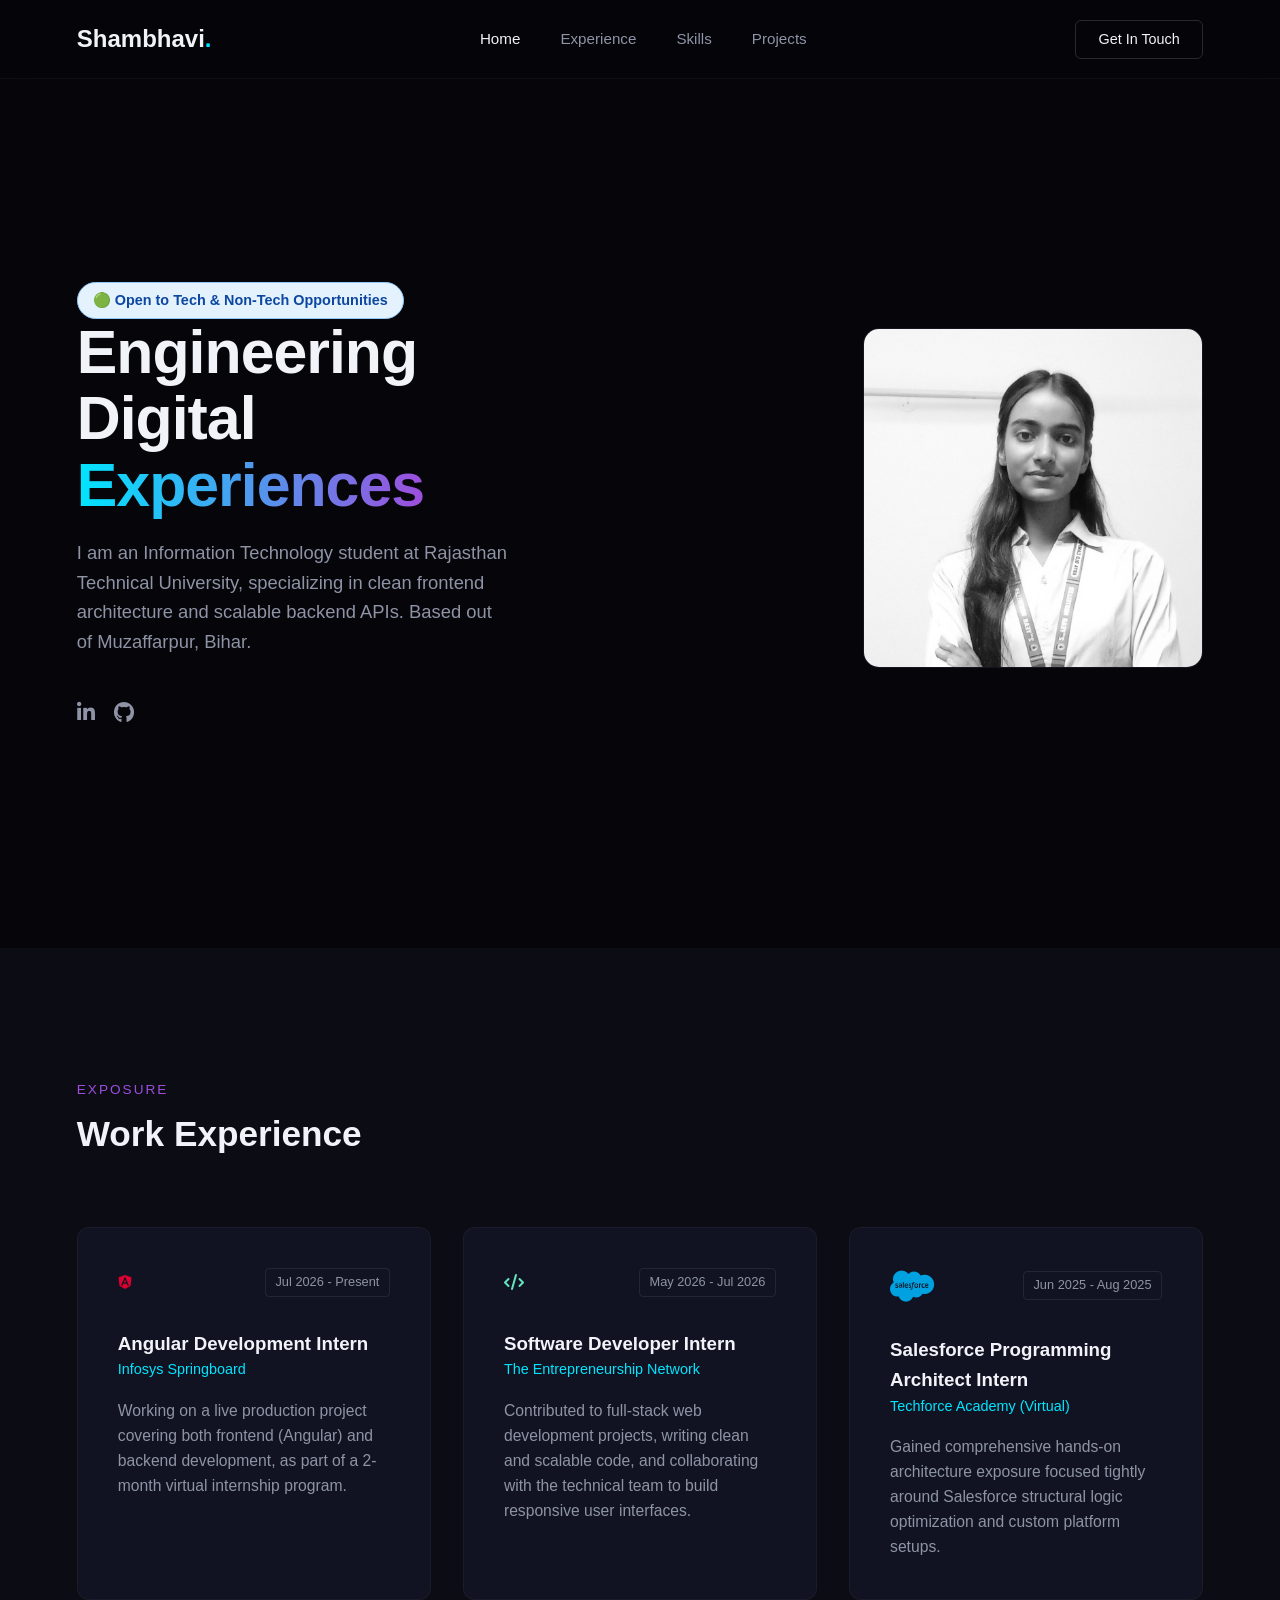
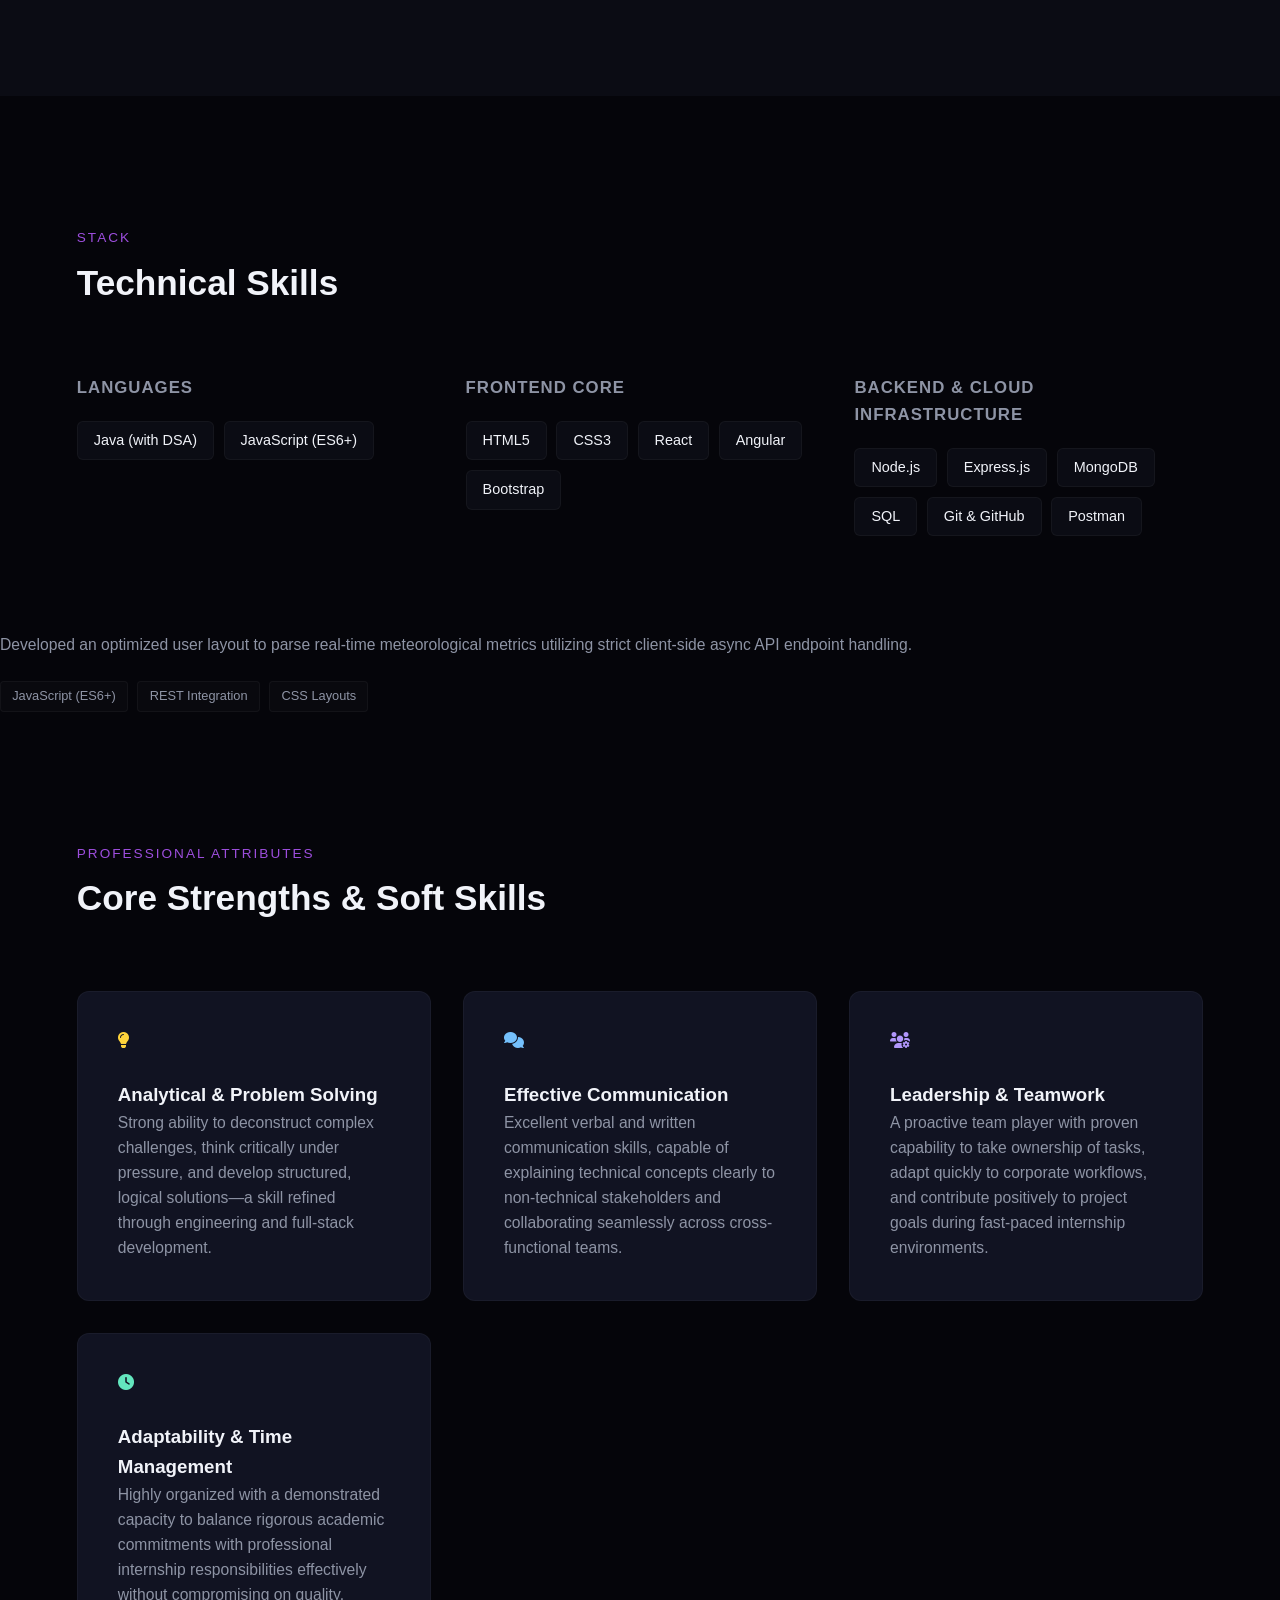
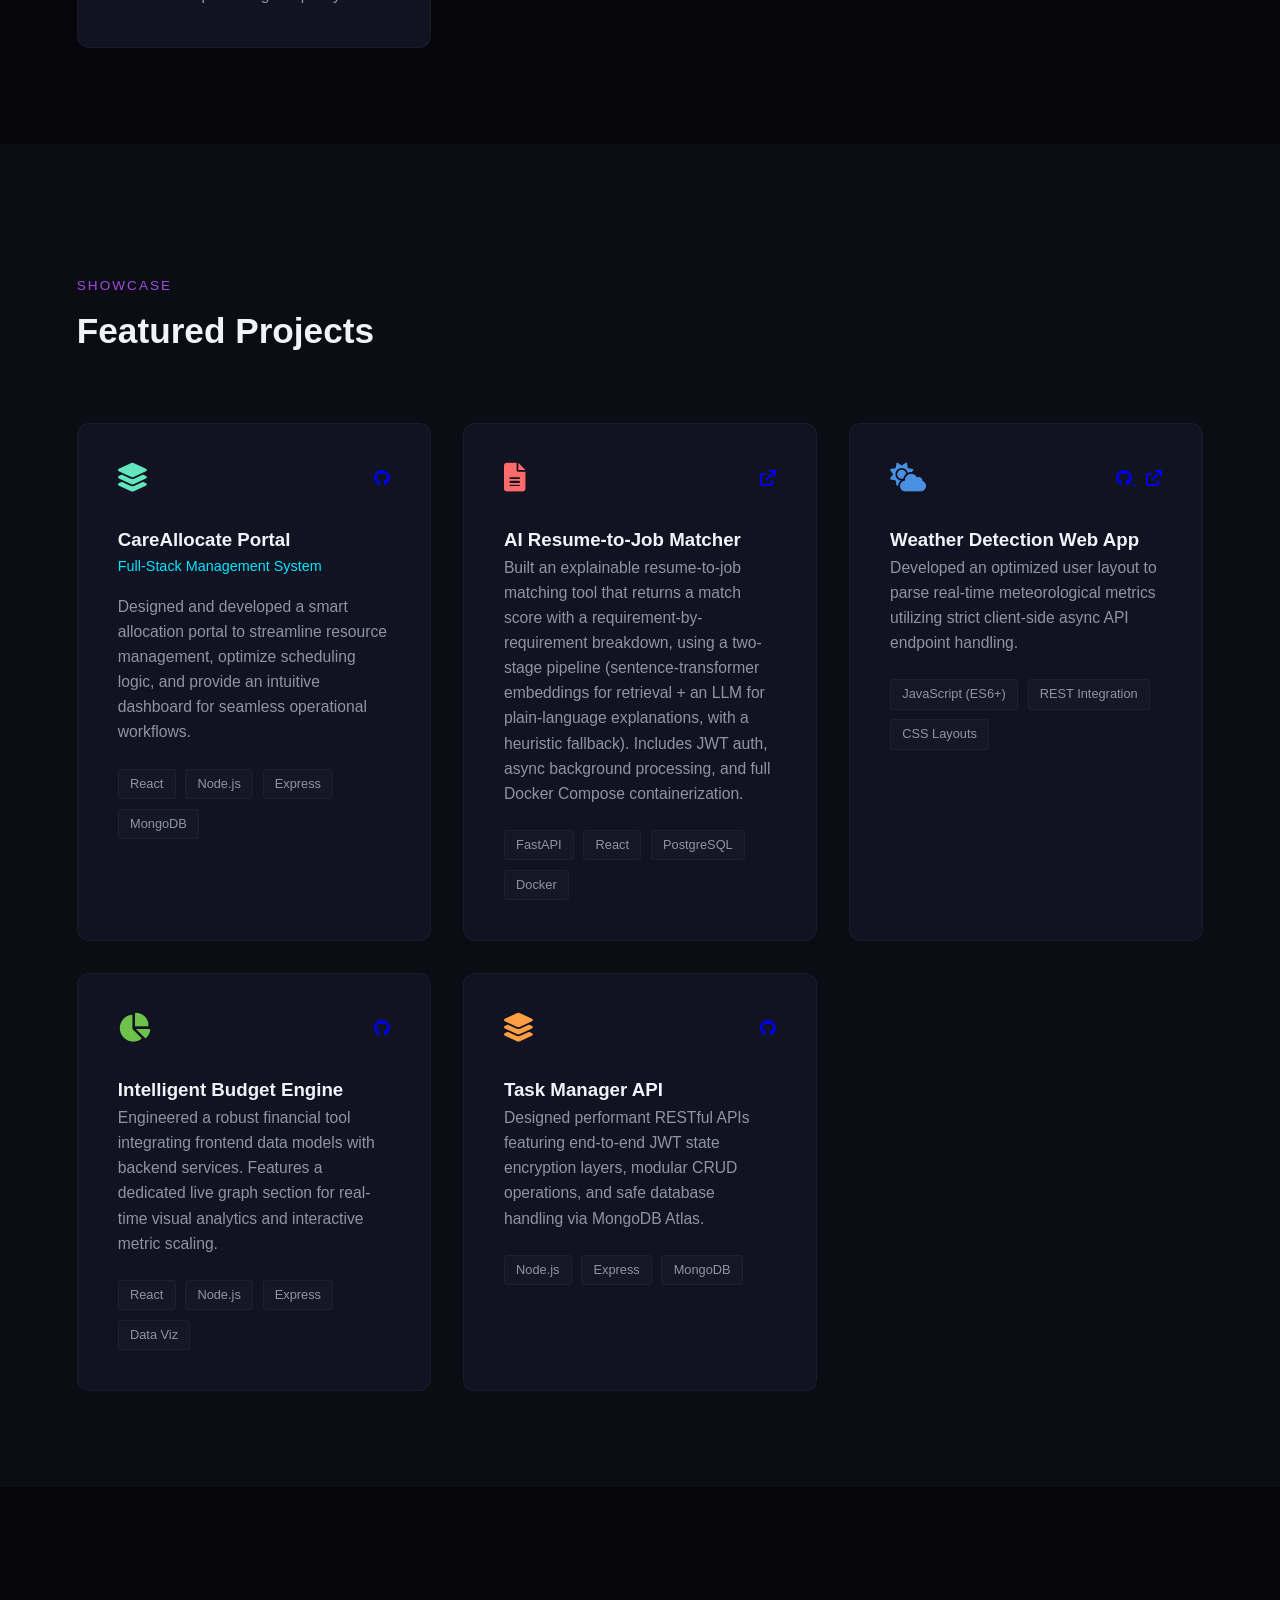
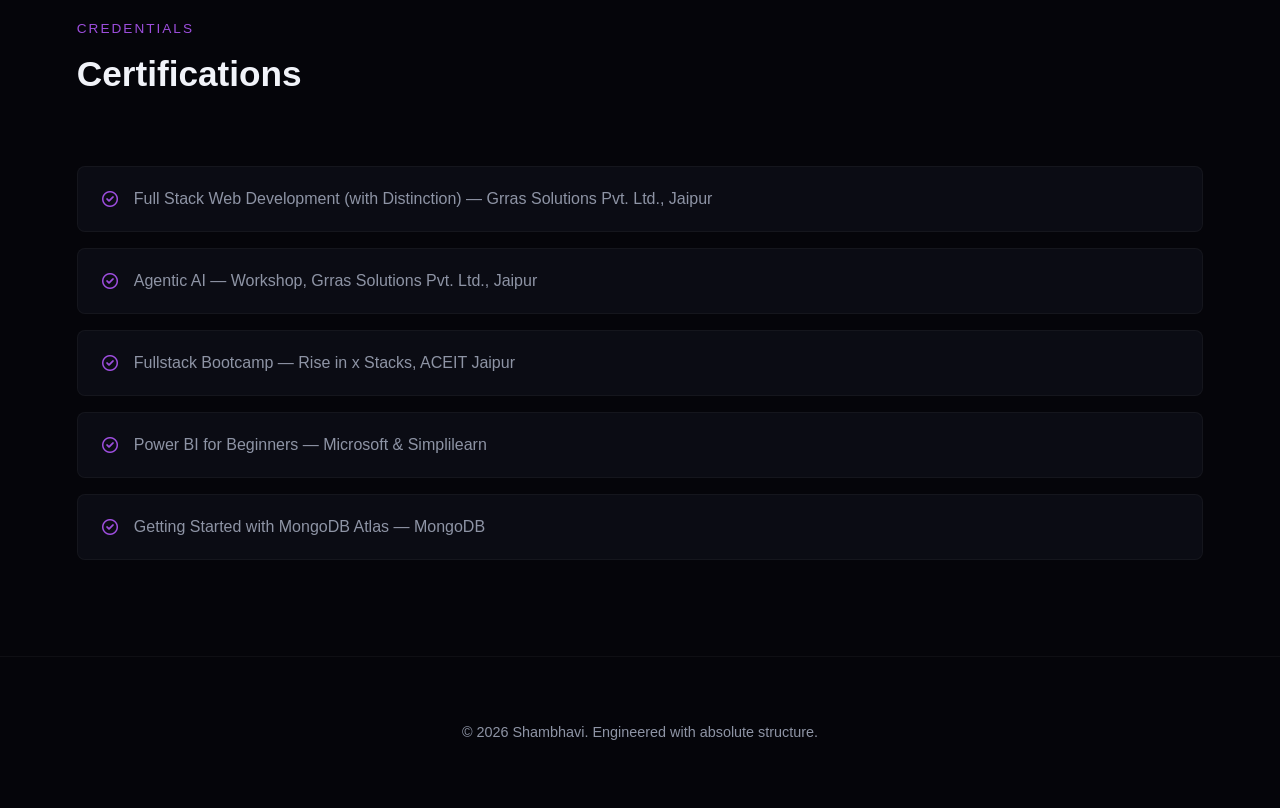
<file: index.html>
<!DOCTYPE html>
<html lang="en">
<head>
    <meta charset="UTF-8">
    <meta name="viewport" content="width=device-width, initial-scale=1.0">
    <title>Shambhavi | Portfolio</title>

    
    <meta name="description" content="Shambhavi - B.Tech Information Technology Student & Full-Stack Developer. Portfolio showcasing React, Node.js, and web development projects.">
    <meta name="keywords" content="Shambhavi, Shambhavi Portfolio, Shambhavi Developer, Shambhavi B.Tech, Shambhavi IT, Shambhavi GitHub">
    <meta name="author" content="Shambhavi">

    <!-- Robot indexing rules -->
    <meta name="robots" content="index, follow">

    <!-- Open Graph / LinkedIn Preview -->
    <meta property="og:title" content="Shambhavi | Portfolio">
    <meta property="og:description" content="Explore my full-stack engineering projects and technical skill sets.">
    <meta property="og:url" content="https://shambhavi-2.github.io/portfolio/">
    <!-- ------------------------------------------- -->

    <!-- Aapke FontAwesome aur CSS ke links iske neeche rehte hain -->
    <link rel="stylesheet" href="https://cdnjs.cloudflare.com/ajax/libs/font-awesome/6.0.0/css/all.min.css">
    <link rel="stylesheet" href="style.css">
</head>
<body>
    <!-- Baaki ka poora body code yahan se shuru hota hai... -->

    <!-- Professional Fixed Header -->
    <nav class="navbar">
        <div class="nav-brand">Shambhavi<span>.</span></div>
        <ul class="nav-links">
            <li><a href="#home" class="nav-link active">Home</a></li>
             <li><a href="#experience" class="nav-link">Experience</a></li>
            <li><a href="#skills" class="nav-link">Skills</a></li>
            <li><a href="#projects" class="nav-link">Projects</a></li>
        </ul>
        <div class="nav-cta">
    
    <a href="https://mail.google.com/mail/?view=cm&fs=1&to=shambhavis719@gmail.com" target="_blank" class="btn-secondary">Get In Touch</a>
</div>
    </nav>

    <!-- Hero Display Layout -->
    <section id="home" class="hero-section">
        <div class="hero-grid">
            <div class="hero-info">
                <!-- Is code ko apne intro/header me tagline ke niche daal sakti hain -->
<div class="status-badge" style="display: inline-block; background-color: #e3f2fd; color: #0d47a1; padding: 6px 15px; border-radius: 20px; font-weight: 600; font-size: 0.9rem; margin-top: 15px; border: 1px solid #90caf9;">
    🟢 Open to Tech & Non-Tech Opportunities
</div>
                <h1 class="hero-title">Engineering Digital <span>Experiences</span></h1>
                <p class="hero-subtitle">
                    I am an Information Technology student at Rajasthan Technical University, specializing in clean frontend architecture and scalable backend APIs. Based out of Muzaffarpur, Bihar.
                </p>
                
                    <div class="social-cluster">
                        <a href="https://linkedin.com/in/shambhavi-61a944281" target="_blank" aria-label="LinkedIn"><i class="fa-brands fa-linkedin-in"></i></a>
                        <a href="https://github.com/shambhavi-2" target="_blank" aria-label="GitHub"><i class="fa-brands fa-github"></i></a>
                    </div>
                </div>
            </div>
            <div class="hero-visual">
                <div class="avatar-frame">
                    <!-- Connected to your exact local photo filename -->
                    <img src="mera photoooo.jpeg" alt="Shambhavi">
                </div>
            </div>
        </div>
    </section>
<!-- ================= WORK EXPERIENCE SECTION ================= -->
<section id="experience" class="content-section grey-bg">
    <div class="section-meta">
        <span class="meta-tag">Exposure</span>
        <h2 class="section-heading">Work Experience</h2>
    </div>
    
    <div class="cards-grid">
        <!-- Card 1: Angular Development Intern (Current) -->
        <div class="bento-card">
            <div class="card-header">
                <i class="fa-brands fa-angular" style="color: #DD0031;"></i>
                <span class="duration-badge">Jul 2026 - Present</span>
            </div>
            <h3>Angular Development Intern</h3>
            <p class="company-name">Infosys Springboard</p>
            <p class="card-desc">Working on a live production project covering both frontend (Angular) and backend development, as part of a 2-month virtual internship program.</p>
        </div>

        <!-- Card 2: Software Developer Intern (Completed) -->
        <div class="bento-card">
            <div class="card-header">
                <i class="fa-solid fa-code" style="color: #63E6BE;"></i>
                <span class="duration-badge">May 2026 - Jul 2026</span>
            </div>
            <h3>Software Developer Intern</h3>
            <p class="company-name">The Entrepreneurship Network</p>
            <p class="card-desc">Contributed to full-stack web development projects, writing clean and scalable code, and collaborating with the technical team to build responsive user interfaces.</p>
        </div>

        <!-- Card 3: Salesforce Intern -->
        <div class="bento-card">
            <div class="card-header">
                <i class="fa-brands fa-salesforce sf-color"></i>
                <span class="duration-badge">Jun 2025 - Aug 2025</span>
            </div>
            <h3>Salesforce Programming Architect Intern</h3>
            <p class="company-name">Techforce Academy (Virtual)</p>
            <p class="card-desc">Gained comprehensive hands-on architecture exposure focused tightly around Salesforce structural logic optimization and custom platform setups.</p>
        </div>
    </div>
</section>
   
            

   
    <!-- Technical Matrix Section -->
    <section id="skills" class="content-section">
        <div class="section-meta">
            <span class="meta-tag">Stack</span>
            <h2 class="section-heading">Technical Skills</h2>
        </div>
        <div class="skills-matrix">
            <div class="matrix-box">
                <h4>Languages</h4>
                <div class="pill-cloud">
                    <span class="tech-pill">Java (with DSA)</span>
                    <span class="tech-pill">JavaScript (ES6+)</span>
                </div>
            </div>
            <div class="matrix-box">
                <h4>Frontend Core</h4>
                <div class="pill-cloud">
                    <span class="tech-pill">HTML5</span>
                    <span class="tech-pill">CSS3</span>
                    <span class="tech-pill">React</span>
                    <span class="tech-pill">Angular</span>
                    <span class="tech-pill">Bootstrap</span>
                </div>
            </div>
            <div class="matrix-box">
                <h4>Backend & Cloud Infrastructure</h4>
                <div class="pill-cloud">
                    <span class="tech-pill">Node.js</span>
                    <span class="tech-pill">Express.js</span>
                    <span class="tech-pill">MongoDB</span>
                    <span class="tech-pill">SQL</span>
                    <span class="tech-pill">Git & GitHub</span>
                    <span class="tech-pill">Postman</span>
                </div>
            </div>
        </div>
    </section>

   
                <p class="card-desc">Developed an optimized user layout to parse real-time meteorological metrics utilizing strict client-side async API endpoint handling.</p>
                <div class="pill-cloud mini-gaps">
                    <span class="tech-pill-sm">JavaScript (ES6+)</span>
                    <span class="tech-pill-sm">REST Integration</span>
                    <span class="tech-pill-sm">CSS Layouts</span>
                </div>
            </div>
        </div>
    </section>
    <!-- ================= SOFT SKILLS SECTION ================= -->
<section id="soft-skills" class="content-section">
    <div class="section-meta">
        <span class="meta-tag">Professional Attributes</span>
        <h2 class="section-heading">Core Strengths & Soft Skills</h2>
    </div>
    
    <div class="cards-grid">
        <!-- Card 1: Problem Solving -->
        <div class="bento-card">
            <div class="card-header">
                <i class="fa-solid fa-lightbulb" style="color: #FFD43B;"></i>
            </div>
            <h3>Analytical & Problem Solving</h3>
            <p class="card-desc">Strong ability to deconstruct complex challenges, think critically under pressure, and develop structured, logical solutions—a skill refined through engineering and full-stack development.</p>
        </div>

        <!-- Card 2: Communication & Collaboration -->
        <div class="bento-card">
            <div class="card-header">
                <i class="fa-solid fa-comments" style="color: #74C0FC;"></i>
            </div>
            <h3>Effective Communication</h3>
            <p class="card-desc">Excellent verbal and written communication skills, capable of explaining technical concepts clearly to non-technical stakeholders and collaborating seamlessly across cross-functional teams.</p>
        </div>

        <!-- Card 3: Leadership & Teamwork -->
        <div class="bento-card">
            <div class="card-header">
                <i class="fa-solid fa-users-gear" style="color: #B197FC;"></i>
            </div>
            <h3>Leadership & Teamwork</h3>
            <p class="card-desc">A proactive team player with proven capability to take ownership of tasks, adapt quickly to corporate workflows, and contribute positively to project goals during fast-paced internship environments.</p>
        </div>

        <!-- Card 4: Time Management -->
        <div class="bento-card">
            <div class="card-header">
                <i class="fa-solid fa-clock" style="color: #63E6BE;"></i>
            </div>
            <h3>Adaptability & Time Management</h3>
            <p class="card-desc">Highly organized with a demonstrated capacity to balance rigorous academic commitments with professional internship responsibilities effectively without compromising on quality.</p>
        </div>
    </div>
</section>

   <!-- ================= PROJECTS SECTION ================= -->
<!-- ================= PROJECTS SECTION ================= -->
<section id="projects" class="content-section grey-bg">
    <div class="section-meta">
        <span class="meta-tag">Showcase</span>
        <h2 class="section-heading">Featured Projects</h2>
    </div>
    
    <div class="cards-grid">
        <!-- 1. CareAllocate Portal (GitHub Only) -->
        <div class="bento-card functional-hover">
            <div class="card-header">
                <i class="fa-solid fa-layer-group project-icon" style="color: #63E6BE;"></i>
                <div class="project-links-group">
                    <a href="https://github.com/shambhavi-2/careallocate-portal" target="_blank" class="project-link-icon" title="View Source Code">
                        <i class="fa-brands fa-github"></i>
                    </a>
                </div>
            </div>
            <h3>CareAllocate Portal</h3>
            <p class="company-name">Full-Stack Management System</p>
            <p class="card-desc">Designed and developed a smart allocation portal to streamline resource management, optimize scheduling logic, and provide an intuitive dashboard for seamless operational workflows.</p>
            <div class="pill-cloud mini-gaps">
                <span class="tech-pill-sm">React</span>
                <span class="tech-pill-sm">Node.js</span>
                <span class="tech-pill-sm">Express</span>
                <span class="tech-pill-sm">MongoDB</span>
            </div>
        </div>

        <!-- 2. AI Resume-to-Job Matcher (Live Only) -->
        <div class="bento-card functional-hover">
            <div class="card-header">
                <i class="fa-solid fa-file-lines project-icon" style="color: #ff6b6b;"></i>
                <div class="project-links-group">
                    <a href="https://resume-matcher-frontend-a13d.onrender.com" target="_blank" class="project-link-icon" title="View Live Site">
                        <i class="fa-solid fa-arrow-up-right-from-square"></i>
                    </a>
                </div>
            </div>
            <h3>AI Resume-to-Job Matcher</h3>
            <p class="card-desc">Built an explainable resume-to-job matching tool that returns a match score with a requirement-by-requirement breakdown, using a two-stage pipeline (sentence-transformer embeddings for retrieval + an LLM for plain-language explanations, with a heuristic fallback). Includes JWT auth, async background processing, and full Docker Compose containerization.</p>
            <div class="pill-cloud mini-gaps">
                <span class="tech-pill-sm">FastAPI</span>
                <span class="tech-pill-sm">React</span>
                <span class="tech-pill-sm">PostgreSQL</span>
                <span class="tech-pill-sm">Docker</span>
            </div>
        </div>

        <!-- 3. Weather Detection Web App (GitHub + Live Website) -->
        <div class="bento-card functional-hover">
            <div class="card-header">
                <i class="fa-solid fa-cloud-sun project-icon" style="color: #4a90e2;"></i>
                <div class="project-links-group">
                    <a href="https://github.com/shambhavi-2/Wether-project-" target="_blank" class="project-link-icon" title="View Source Code" style="margin-right: 10px;">
                        <i class="fa-brands fa-github"></i>
                    </a>
                    <a href="https://shambhavi-2.github.io/Wether-project-/" target="_blank" class="project-link-icon" title="View Live Site">
                        <i class="fa-solid fa-arrow-up-right-from-square"></i>
                    </a>
                </div>
            </div>
            <h3>Weather Detection Web App</h3>
            <p class="card-desc">Developed an optimized user layout to parse real-time meteorological metrics utilizing strict client-side async API endpoint handling.</p>
            <div class="pill-cloud mini-gaps">
                <span class="tech-pill-sm">JavaScript (ES6+)</span>
                <span class="tech-pill-sm">REST Integration</span>
                <span class="tech-pill-sm">CSS Layouts</span>
            </div>
        </div>

        <!-- 4. Intelligent Budget Engine (GitHub Only) -->
        <div class="bento-card functional-hover">
            <div class="card-header">
                <i class="fa-solid fa-chart-pie project-icon" style="color: #6cc24a;"></i>
                <a href="https://github.com/shambhavi-2/intelligent-buget-engine" target="_blank" class="project-link-icon" title="View Source Code">
                    <i class="fa-brands fa-github"></i>
                </a>
            </div>
            <h3>Intelligent Budget Engine</h3>
            <p class="card-desc">Engineered a robust financial tool integrating frontend data models with backend services. Features a dedicated live graph section for real-time visual analytics and interactive metric scaling.</p>
            <div class="pill-cloud mini-gaps">
                <span class="tech-pill-sm">React</span>
                <span class="tech-pill-sm">Node.js</span>
                <span class="tech-pill-sm">Express</span>
                <span class="tech-pill-sm">Data Viz</span>
            </div>
            </div>
       

        <!-- 5. Task Manager API (GitHub Only) -->
        <div class="bento-card functional-hover">
            <div class="card-header">
                <i class="fa-solid fa-layer-group project-icon" style="color: #ff9f43;"></i>
                <a href="https://github.com/shambhavi-2/task-manager-api" target="_blank" class="project-link-icon" title="View Source Code">
                    <i class="fa-brands fa-github"></i>
                </a>
            </div>
            <h3>Task Manager API</h3>
            <p class="card-desc">Designed performant RESTful APIs featuring end-to-end JWT state encryption layers, modular CRUD operations, and safe database handling via MongoDB Atlas.</p>
            <div class="pill-cloud mini-gaps">
                <span class="tech-pill-sm">Node.js</span>
                <span class="tech-pill-sm">Express</span>
                <span class="tech-pill-sm">MongoDB</span>
            </div>
        </div>
    </div>
</section>

    <!-- Verified Learning Accomplishments -->
    <section id="certifications" class="content-section">
        <div class="section-meta">
            <span class="meta-tag">Credentials</span>
            <h2 class="section-heading">Certifications</h2>
        </div>
        <div class="cert-grid">
            <div class="cert-row"><i class="fa-regular fa-circle-check"></i> Full Stack Web Development (with Distinction) — Grras Solutions Pvt. Ltd., Jaipur</div>
            <div class="cert-row"><i class="fa-regular fa-circle-check"></i> Agentic AI — Workshop, Grras Solutions Pvt. Ltd., Jaipur</div>
            <div class="cert-row"><i class="fa-regular fa-circle-check"></i> Fullstack Bootcamp — Rise in x Stacks, ACEIT Jaipur</div>
            <div class="cert-row"><i class="fa-regular fa-circle-check"></i> Power BI for Beginners — Microsoft & Simplilearn</div>
            <div class="cert-row"><i class="fa-regular fa-circle-check"></i> Getting Started with MongoDB Atlas — MongoDB</div>
        </div>
    </section>

    <!-- Minimal Modern Footer -->
    <footer class="footer">
        <p>&copy; 2026 Shambhavi. Engineered with absolute structure.</p>
    </footer>

    <!-- Link External JS -->
    <script src="script.js"></script>
</body>
</html>
</file>
<file: style.css>
/* Core Structural Tokens */
:root {
    --bg-deep: #05050a;
    --bg-surface: #0b0c14;
    --bg-elevated: #111322;
    --border-subtle: rgba(255, 255, 255, 0.04);
    --accent-blue: #00e5ff;
    --accent-purple: #9d4edd;
    --text-primary: #f1f3f9;
    --text-secondary: #8e94a5;
    --font-sans: 'Plus Jakarta Sans', sans-serif;
    --font-mono: 'Space Grotesk', sans-serif;
    --ease-out: cubic-bezier(0.16, 1, 0.3, 1);
}

/* Base Body Resets */
* {
    margin: 0;
    padding: 0;
    box-sizing: border-box;
    font-family: var(--font-sans);
}

body {
    background-color: var(--bg-deep);
    color: var(--text-primary);
    overflow-x: hidden;
    line-height: 1.6;
}

/* Corporate Top Navigation Layout */
.navbar {
    position: fixed;
    top: 0;
    width: 100%;
    display: flex;
    justify-content: space-between;
    align-items: center;
    padding: 1.25rem 6%;
    background: rgba(5, 5, 10, 0.75);
    backdrop-filter: blur(24px);
    z-index: 1000;
    border-bottom: 1px solid var(--border-subtle);
}

.nav-brand {
    font-family: var(--font-mono);
    font-size: 1.5rem;
    font-weight: 700;
    color: var(--text-primary);
}
.nav-brand span { color: var(--accent-blue); }

.nav-links {
    display: flex;
    list-style: none;
    gap: 2.5rem;
}

.nav-link {
    color: var(--text-secondary);
    text-decoration: none;
    font-size: 0.95rem;
    font-weight: 500;
    transition: color 0.3s ease;
}

.nav-link:hover, .nav-link.active {
    color: var(--text-primary);
}

/* Premium Layout Grid: Hero */
.hero-section {
    min-height: 100vh;
    display: flex;
    align-items: center;
    padding: 0 6%;
    margin-top: 3rem;
}

.hero-grid {
    display: grid;
    grid-template-columns: 1.2fr 0.8fr;
    gap: 4rem;
    width: 100%;
    align-items: center;
}

.status-pill {
    display: inline-flex;
    align-items: center;
    gap: 0.6rem;
    background: rgba(0, 229, 255, 0.05);
    border: 1px solid rgba(0, 229, 255, 0.15);
    color: var(--accent-blue);
    padding: 0.4rem 1rem;
    border-radius: 100px;
    font-size: 0.85rem;
    font-weight: 600;
    margin-bottom: 1.5rem;
}

.pulse-dot {
    width: 8px;
    height: 8px;
    background-color: var(--accent-blue);
    border-radius: 50%;
    box-shadow: 0 0 10px var(--accent-blue);
}

.hero-title {
    font-family: var(--font-mono);
    font-size: 3.8rem;
    font-weight: 700;
    line-height: 1.1;
    letter-spacing: -1px;
    margin-bottom: 1.2rem;
}
.hero-title span {
    background: linear-gradient(90deg, var(--accent-blue), var(--accent-purple));
    -webkit-background-clip: text;
    -webkit-text-fill-color: transparent;
}

.hero-subtitle {
    color: var(--text-secondary);
    font-size: 1.15rem;
    max-width: 580px;
    margin-bottom: 2.5rem;
}

/* Buttons Mechanics */
.action-row {
    display: flex;
    align-items: center;
    gap: 2rem;
}

.btn-primary {
    display: inline-flex;
    align-items: center;
    gap: 0.75rem;
    background: #ffffff;
    color: var(--bg-deep);
    padding: 0.95rem 2.2rem;
    border-radius: 8px;
    text-decoration: none;
    font-weight: 600;
    font-size: 0.95rem;
    transition: transform 0.3s var(--ease-out), box-shadow 0.3s var(--ease-out);
}

.btn-primary:hover {
    transform: translateY(-2px);
    box-shadow: 0 10px 25px rgba(255, 255, 255, 0.1);
}

.btn-secondary {
    border: 1px solid rgba(255, 255, 255, 0.15);
    color: var(--text-primary);
    background: transparent;
    padding: 0.65rem 1.4rem;
    border-radius: 6px;
    text-decoration: none;
    font-size: 0.9rem;
    font-weight: 500;
    transition: background 0.3s, border-color 0.3s;
}

.btn-secondary:hover {
    background: rgba(255,255,255,0.03);
    border-color: rgba(255, 255, 255, 0.4);
}

.social-cluster {
    display: flex;
    gap: 1.2rem;
}

.social-cluster a {
    color: var(--text-secondary);
    font-size: 1.3rem;
    transition: color 0.3s;
}
.social-cluster a:hover { color: var(--accent-blue); }

/* Avatar Architectural Container */
.avatar-frame {
    width: 340px;
    height: 340px;
    border-radius: 16px;
    overflow: hidden;
    border: 1px solid var(--border-subtle);
    background: var(--bg-surface);
}

.avatar-frame img {
    width: 100%;
    height: 100%;
    object-fit: cover;
    filter: grayscale(100%);
    transition: filter 0.5s var(--ease-out), transform 0.5s var(--ease-out);
}

.avatar-frame:hover img {
    filter: grayscale(0%);
    transform: scale(1.02);
}

/* Modular Content Alignment */
.content-section {
    padding: 8rem 6% 6rem;
}

.grey-bg { background: var(--bg-surface); }

.section-meta { margin-bottom: 4rem; }
.meta-tag {
    font-family: var(--font-mono);
    color: var(--accent-purple);
    font-size: 0.85rem;
    text-transform: uppercase;
    letter-spacing: 2px;
}
.section-heading {
    font-family: var(--font-mono);
    font-size: 2.2rem;
    font-weight: 700;
    margin-top: 0.3rem;
}

/* Linear Timeline Architecture */
.timeline-container {
    max-width: 900px;
}

.timeline-row {
    display: grid;
    grid-template-columns: 0.3fr 1.7fr;
    padding-bottom: 3rem;
    border-left: 1px solid var(--border-subtle);
    position: relative;
    padding-left: 2rem;
}

.timeline-row::before {
    content: '';
    position: absolute;
    left: -4px;
    top: 6px;
    width: 8px;
    height: 8px;
    background: var(--bg-deep);
    border: 2px solid var(--accent-blue);
    border-radius: 50%;
}

.time-meta {
    font-family: var(--font-mono);
    color: var(--text-secondary);
    font-size: 0.95rem;
    font-weight: 500;
}

.time-content h3 { font-size: 1.3rem; font-weight: 600; }
.time-content p { color: var(--text-secondary); font-size: 1rem; margin-top: 0.2rem; }
.score-tag {
    display: inline-block;
    font-size: 0.85rem;
    background: rgba(255,255,255,0.03);
    padding: 0.15rem 0.6rem;
    border-radius: 4px;
    margin-top: 0.6rem;
    border: 1px solid var(--border-subtle);
}

/* Bento-style Industrial Cards Grid */
.cards-grid {
    display: grid;
    grid-template-columns: repeat(auto-fit, minmax(320px, 1fr));
    gap: 2rem;
}

.bento-card {
    background: var(--bg-elevated);
    border: 1px solid var(--border-subtle);
    padding: 2.5rem;
    border-radius: 12px;
    transition: border-color 0.3s, transform 0.3s var(--ease-out);
}

.card-header {
    display: flex;
    justify-content: space-between;
    align-items: center;
    margin-bottom: 2rem;
}

.sf-color { font-size: 2.2rem; color: #00a1e0; }
.project-icon { font-size: 1.8rem; color: var(--text-secondary); }

.duration-badge {
    font-size: 0.8rem;
    color: var(--text-secondary);
    border: 1px solid rgba(255,255,255,0.08);
    padding: 0.2rem 0.6rem;
    border-radius: 4px;
}

.company-name {
    color: var(--accent-blue);
    font-size: 0.9rem;
    margin-bottom: 1rem;
}

.card-desc {
    color: var(--text-secondary);
    font-size: 0.98rem;
}

.functional-hover:hover {
    border-color: rgba(255,255,255,0.12);
    transform: translateY(-4px);
}

/* Technical Matrix Config */
.skills-matrix {
    display: grid;
    grid-template-columns: repeat(auto-fit, minmax(280px, 1fr));
    gap: 2.5rem;
}

.matrix-box h4 {
    font-family: var(--font-mono);
    font-size: 1.05rem;
    color: var(--text-secondary);
    margin-bottom: 1.2rem;
    text-transform: uppercase;
    letter-spacing: 1px;
}

.pill-cloud {
    display: flex;
    flex-wrap: wrap;
    gap: 0.6rem;
}

.mini-gaps { margin-top: 1.5rem; }

.tech-pill {
    background: var(--bg-surface);
    border: 1px solid var(--border-subtle);
    color: var(--text-primary);
    padding: 0.45rem 1rem;
    border-radius: 6px;
    font-size: 0.9rem;
}

.tech-pill-sm {
    background: rgba(255,255,255,0.02);
    border: 1px solid var(--border-subtle);
    color: var(--text-secondary);
    padding: 0.25rem 0.7rem;
    border-radius: 4px;
    font-size: 0.8rem;
}

/* Certifications Layout */
.cert-grid {
    display: flex;
    flex-direction: column;
    gap: 1rem;
}

.cert-row {
    display: flex;
    align-items: center;
    gap: 1rem;
    background: var(--bg-surface);
    padding: 1.2rem 1.5rem;
    border-radius: 8px;
    border: 1px solid var(--border-subtle);
    color: var(--text-secondary);
}
.cert-row i { color: var(--accent-purple); }

/* Minimalist Footer */
.footer {
    text-align: center;
    padding: 4rem 2rem;
    color: var(--text-secondary);
    font-size: 0.9rem;
    border-top: 1px solid var(--border-subtle);
}

/* Responsive Structural Breakpoints */
@media (max-width: 968px) {
    .hero-grid { grid-template-columns: 1fr; text-align: center; justify-items: center; gap: 3rem;}
    .hero-subtitle { margin-inline: auto; }
    .action-row { flex-direction: column; gap: 1.5rem; }
    .timeline-row { grid-template-columns: 1fr; gap: 0.5rem; }
    .nav-links, .nav-cta { display: none; }
}
</file>
